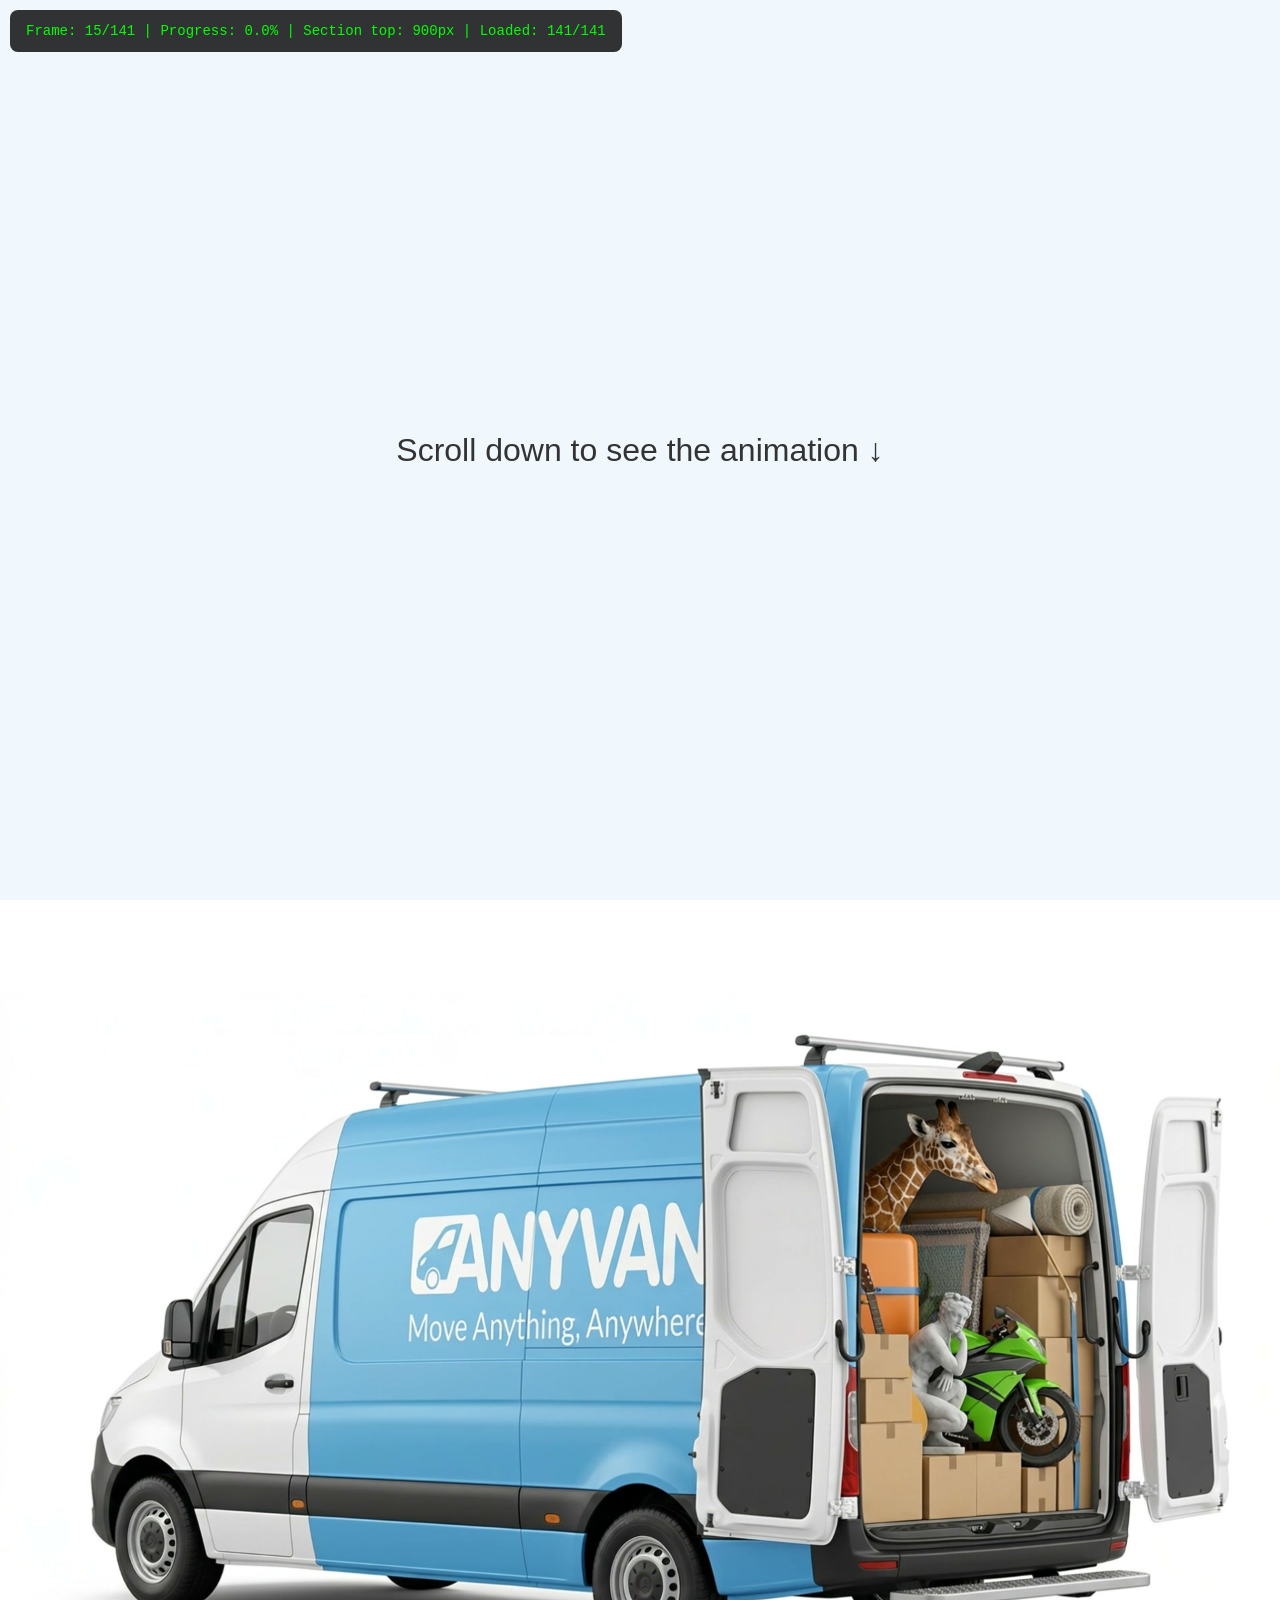
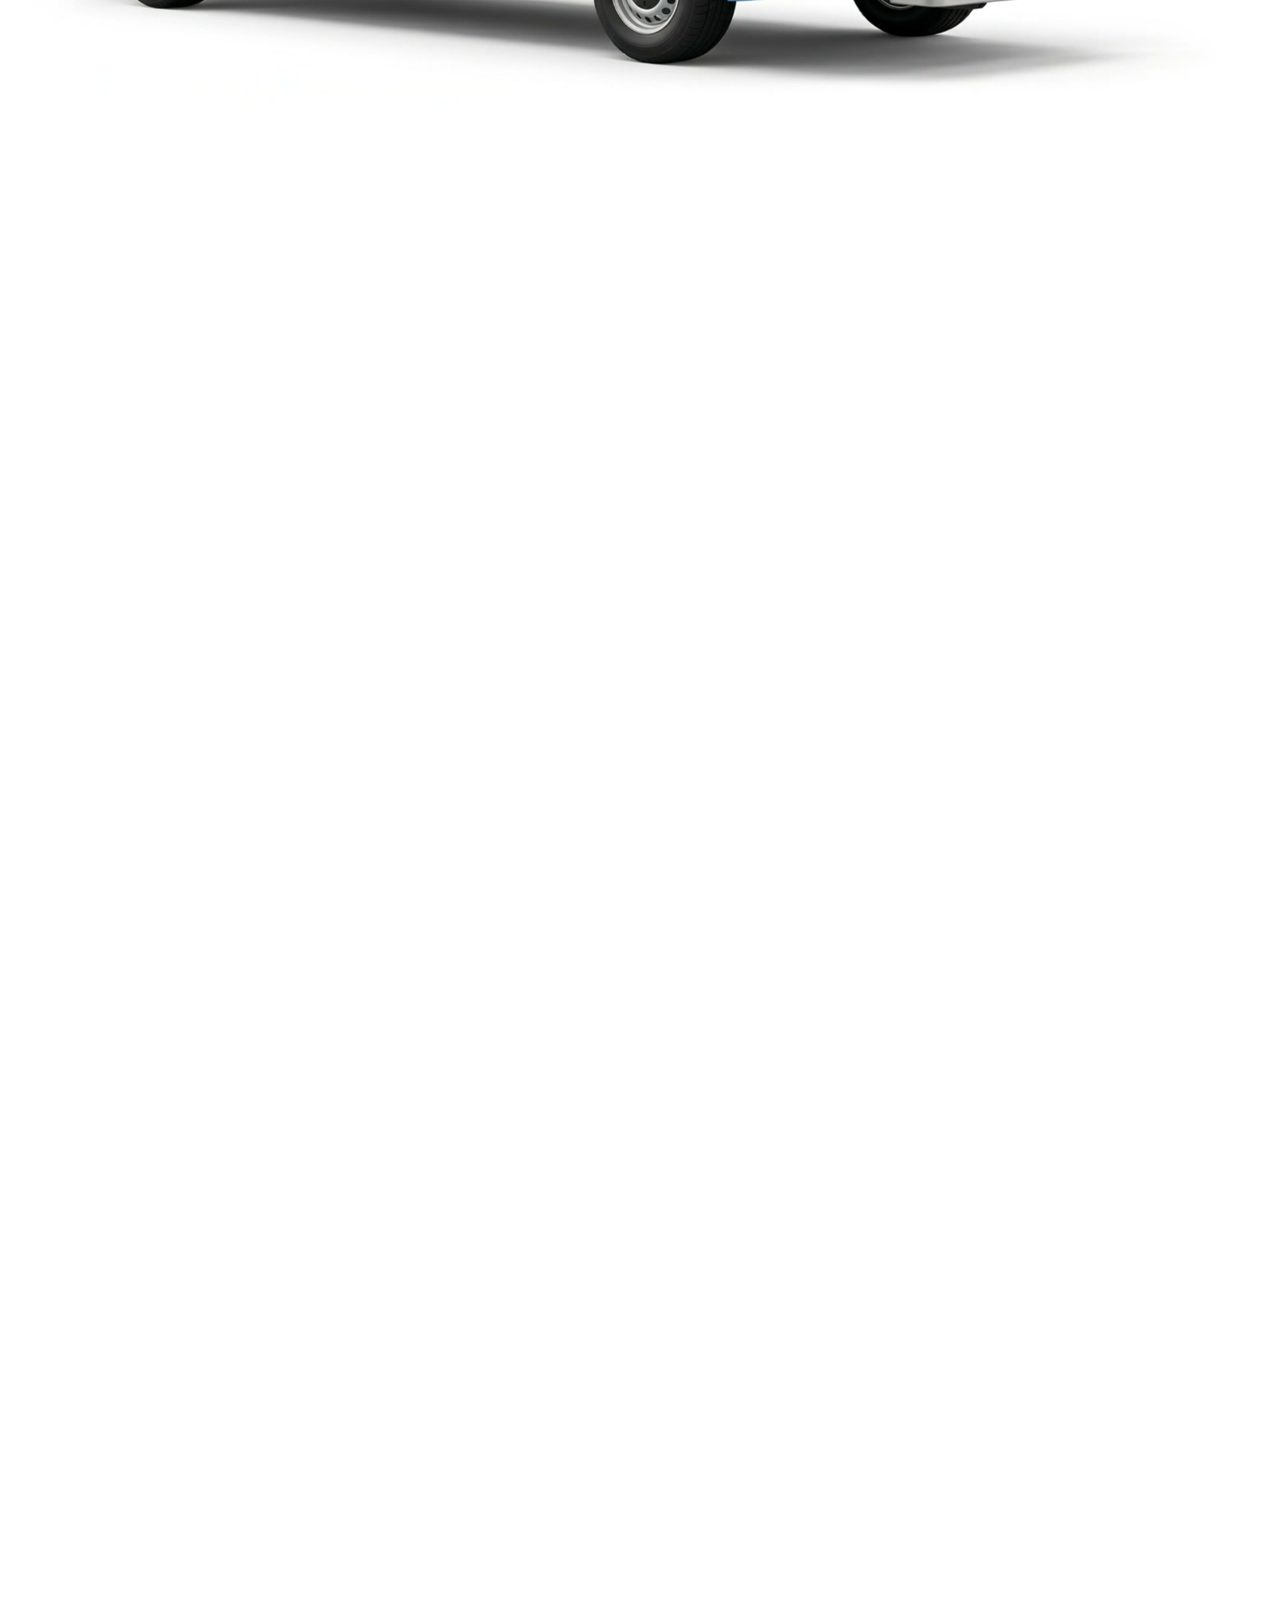
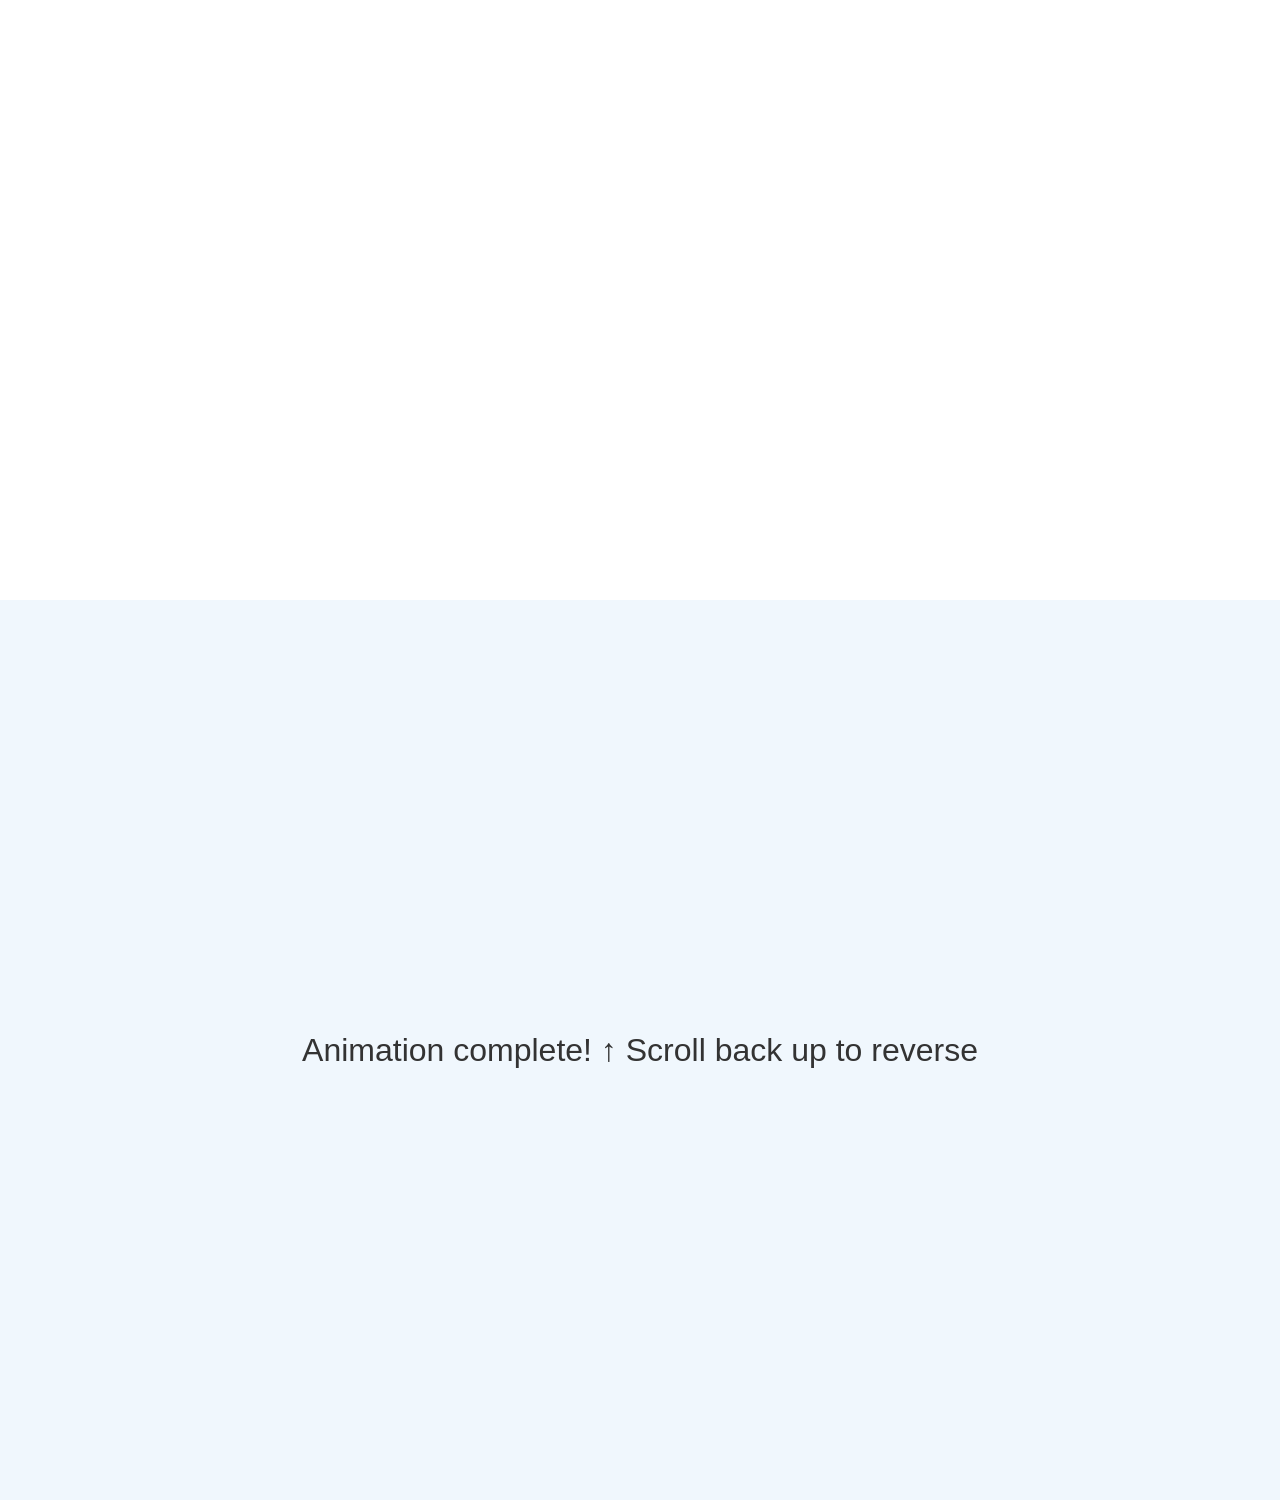
<file: test.html>
<!DOCTYPE html>
<html>
<head>
<meta charset="UTF-8">
<meta name="viewport" content="width=device-width, initial-scale=1.0">
<title>Scroll Animation Test</title>
<style>
* { margin: 0; padding: 0; box-sizing: border-box; }
body { background: #fff; font-family: sans-serif; }

/* Debug info fixed at top */
#debug {
  position: fixed; top: 10px; left: 10px; z-index: 9999;
  background: rgba(0,0,0,0.8); color: #0f0; padding: 10px 16px;
  font-family: monospace; font-size: 14px; border-radius: 8px;
  line-height: 1.6;
}

/* Hero placeholder */
.hero {
  height: 100vh; display: flex; align-items: center; justify-content: center;
  font-size: 2rem; color: #333; background: #f0f7fd;
}

/* THE SCROLL ANIMATION */
.scroll-section {
  position: relative;
  height: 500vh;
}
.scroll-section canvas {
  position: sticky;
  top: 0;
  width: 100vw;
  height: 100vh;
  display: block;
}

/* Content after */
.after {
  height: 100vh; display: flex; align-items: center; justify-content: center;
  font-size: 2rem; color: #333; background: #f0f7fd;
}
</style>
</head>
<body>

<div id="debug">Loading frames...</div>

<div class="hero">Scroll down to see the animation ↓</div>

<section class="scroll-section" id="section">
  <canvas id="canvas"></canvas>
</section>

<div class="after">Animation complete! ↑ Scroll back up to reverse</div>

<script>
const TOTAL = 141;
const canvas = document.getElementById('canvas');
const ctx = canvas.getContext('2d');
const section = document.getElementById('section');
const debug = document.getElementById('debug');
const frames = [];
let loaded = 0;
let targetFrame = 0;
let currentFrame = 0;
let lastDrawn = -1;
let animRunning = false;

// 1. Size canvas for retina
function sizeCanvas() {
  const dpr = window.devicePixelRatio || 1;
  canvas.width = window.innerWidth * dpr;
  canvas.height = window.innerHeight * dpr;
  canvas.style.width = window.innerWidth + 'px';
  canvas.style.height = window.innerHeight + 'px';
  ctx.setTransform(dpr, 0, 0, dpr, 0, 0);
  lastDrawn = -1;
}

// 2. Draw a single frame
function draw(idx) {
  idx = Math.max(0, Math.min(TOTAL - 1, Math.round(idx)));
  if (idx === lastDrawn) return;
  lastDrawn = idx;
  const img = frames[idx];
  if (!img || !img.naturalWidth) return;

  const w = window.innerWidth, h = window.innerHeight;
  ctx.fillStyle = '#fff';
  ctx.fillRect(0, 0, w, h);

  const s = Math.min(w / img.naturalWidth, h / img.naturalHeight);
  const dw = img.naturalWidth * s, dh = img.naturalHeight * s;
  ctx.drawImage(img, (w - dw) / 2, (h - dh) / 2, dw, dh);
}

// 3. Lerp animation loop
function tick() {
  currentFrame += (targetFrame - currentFrame) * 0.15;
  if (Math.abs(currentFrame - targetFrame) < 0.5) currentFrame = targetFrame;
  draw(currentFrame);

  // Update debug
  const rect = section.getBoundingClientRect();
  const progress = Math.max(0, Math.min(1, -rect.top / (rect.height - window.innerHeight)));
  debug.textContent =
    'Frame: ' + Math.round(currentFrame) + '/' + TOTAL +
    ' | Progress: ' + (progress * 100).toFixed(1) + '%' +
    ' | Section top: ' + Math.round(rect.top) + 'px' +
    ' | Loaded: ' + loaded + '/' + TOTAL;

  if (Math.abs(currentFrame - targetFrame) > 0.01) {
    requestAnimationFrame(tick);
  } else {
    animRunning = false;
  }
}

function startAnim() {
  if (!animRunning) { animRunning = true; requestAnimationFrame(tick); }
}

// 4. Scroll handler
function onScroll() {
  const rect = section.getBoundingClientRect();
  const progress = Math.max(0, Math.min(1, -rect.top / (rect.height - window.innerHeight)));
  targetFrame = progress * (TOTAL - 1);
  startAnim();
}

// 5. Preload
for (let i = 0; i < TOTAL; i++) {
  const img = new Image();
  img.onload = () => {
    loaded++;
    debug.textContent = 'Loading: ' + loaded + '/' + TOTAL;
    if (loaded === TOTAL) {
      debug.textContent = 'Ready! Scroll to animate.';
      sizeCanvas();
      draw(0);
      onScroll();
    }
  };
  img.onerror = () => {
    loaded++;
    debug.textContent = 'ERROR loading frame ' + (i+1) + ' (' + loaded + '/' + TOTAL + ')';
  };
  img.src = 'frames/frame_' + String(i + 1).padStart(4, '0') + '.jpg';
  frames[i] = img;
}

window.addEventListener('scroll', onScroll, { passive: true });
window.addEventListener('resize', () => { sizeCanvas(); lastDrawn = -1; draw(currentFrame); });
</script>
</body>
</html>
</file>
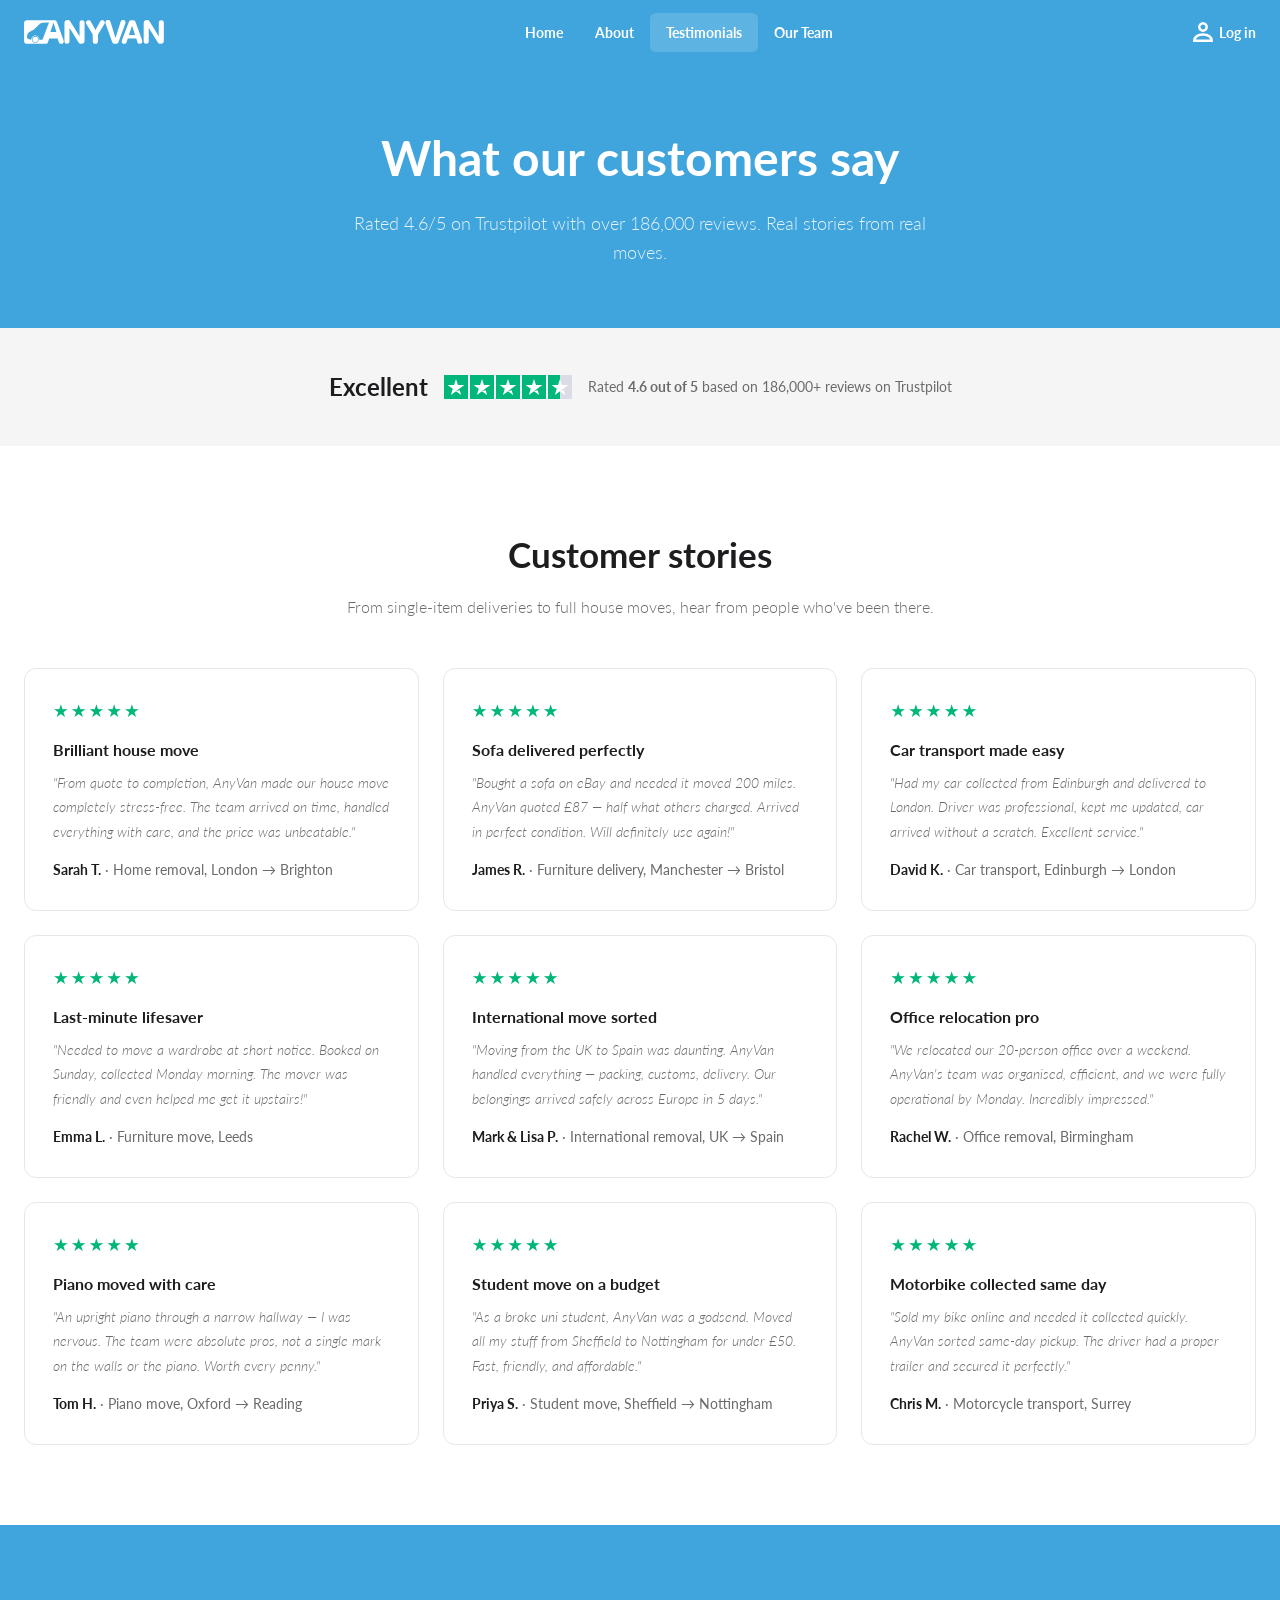
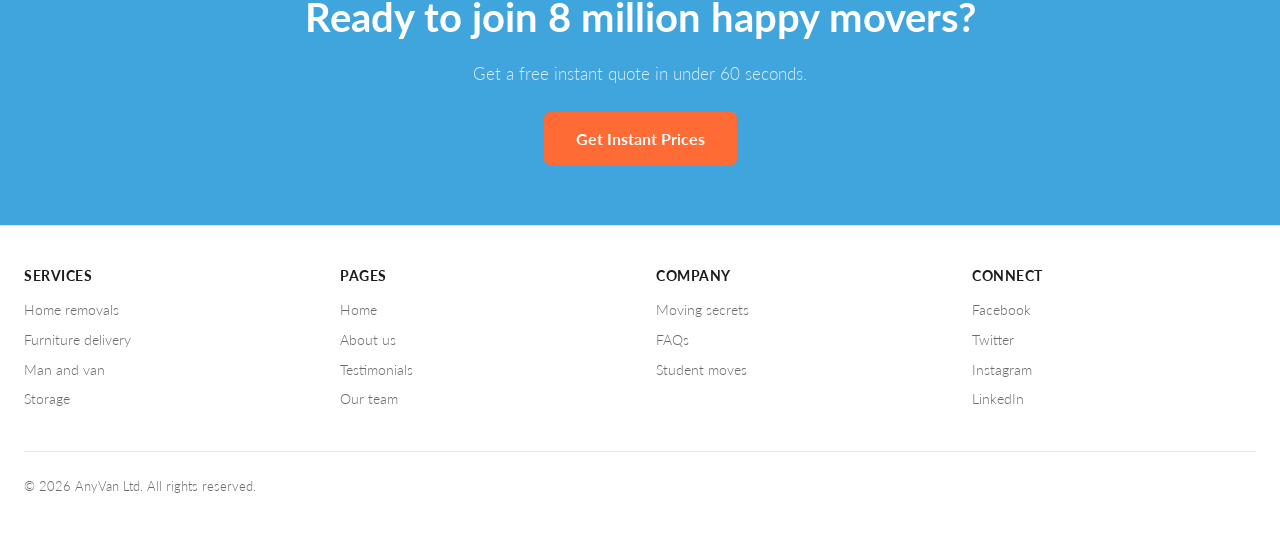
<file: testimonials.html>
<!DOCTYPE html>
<html lang="en">

<head>
    <meta charset="UTF-8">
    <meta name="viewport" content="width=device-width, initial-scale=1.0">
    <title>Customer Testimonials | AnyVan Reviews & Success Stories</title>
    <meta name="description"
        content="Read real reviews from AnyVan customers. Rated 4.6/5 on Trustpilot with 186,000+ reviews. See why millions trust AnyVan for removals and deliveries.">
    <meta property="og:title" content="Customer Testimonials | AnyVan Reviews">
    <meta property="og:description"
        content="Rated 4.6/5 on Trustpilot with 186,000+ reviews. Read real customer stories.">
    <meta property="og:type" content="website">
    <meta property="og:url" content="https://anyvan-website.vercel.app/testimonials.html">
    <meta name="twitter:card" content="summary_large_image">
    <link rel="canonical" href="https://anyvan-website.vercel.app/testimonials.html">
    <link rel="preconnect" href="https://fonts.googleapis.com">
    <link rel="preconnect" href="https://fonts.gstatic.com" crossorigin>
    <link href="https://fonts.googleapis.com/css2?family=Lato:wght@300;400;700&display=swap" rel="stylesheet">
    <link rel="icon" type="image/x-icon" href="https://www.anyvan.com/content-static/favicon.ico">
    <script type="application/ld+json">
{"@context":"https://schema.org","@type":"WebPage","name":"AnyVan Customer Testimonials","description":"Real reviews from AnyVan customers","publisher":{"@type":"Organization","name":"AnyVan","url":"https://www.anyvan.com"},"aggregateRating":{"@type":"AggregateRating","ratingValue":"4.6","bestRating":"5","ratingCount":"186000","reviewCount":"186000"}}
</script>
    <link rel="stylesheet" href="shared.css">
</head>

<body>
    <header class="nav-header" id="nav-header">
        <div class="nav-inner">
            <a href="index.html" class="nav-logo" aria-label="AnyVan Home"><svg viewBox="0 0 140 24">
                    <g stroke="none" fill-rule="evenodd" fill="white">
                        <path
                            d="M32.94,2.03C32.37.42 31.33.13 30.13.13H28.88c-.11 0-.22 0-.33.02H2.98C1.36.15.04 1.47.04 3.08V20.9c0 1.61 1.32 2.93 2.94 2.93h18.48v-.02h.06c1.25 0 1.97-.42 2.33-1.43l1.38-3.81h8.41l1.34 3.81c.39 1.01 1.21 1.43 2.35 1.43 1.34 0 2.44-1.03 2.44-2.31 0-.57-.31-1.49-.51-2l-6.32-17.5zM11.34 22.86c-1.86 0-3.38-1.5-3.38-3.37s1.48-3.37 3.38-3.37c1.86 0 3.38 1.5 3.38 3.37s-1.53 3.37-3.38 3.37zm7.15-3.11h-3.1s-.28-4.32-4.14-4.32-4.02 4.36-4.02 4.36h-.83s-2.41-.97-2.9-1.23c-.5-.27-.56-1.63-.56-1.63v-1.19h.42v-1.21c.2-2.56 6.5-4.87 6.5-4.87s5.29-5.2 6.12-5.94c1.78-1.56 9-1.21 9-1.21l-6.5 17.24zm7.86-7.78l3.09-9.18h.05l2.96 9.18h-6.1z" />
                        <ellipse cx="11.34" cy="19.49" rx="2.76" ry="2.75" />
                        <path
                            d="M58.08.13c-1.56 0-2.52.82-2.52 2.51v13.56h-.07L46.34 1.48C45.77.53 44.81.11 43.73.11c-2.22 0-3.29.9-3.29 3.04v18.14c0 1.69.96 2.51 2.52 2.51s2.52-.82 2.52-2.51V8.12h.05l9.08 14.29c.66 1.04 1.21 1.39 2.87 1.39 2.2 0 3.09-1.17 3.09-3.24V2.62c.04-1.67-.92-2.49-2.49-2.49z" />
                        <path
                            d="M78.27.13c-1.08 0-1.65.38-2.26 1.52L71.49 10l-4.56-8.35C66.4.64 65.81.13 64.58.13 63.57.13 61.93.73 61.93 2.51c0 .48.18.95.44 1.37l6.39 10.61v6.74c0 1.56 1.01 2.6 2.61 2.6s2.61-1.04 2.61-2.6v-6.74l6.39-10.61c.26-.42.44-.9.44-1.37.02-1.78-1.6-2.38-2.55-2.38z" />
                        <path
                            d="M101.49 2.45c0-1.74-1.34-2.33-2.65-2.33-1.21 0-1.97.73-2.44 2.29l-4.91 15.55h-.05l-4.72-15.55c-.48-1.56-1.25-2.29-2.65-2.29-1.3 0-2.65.57-2.65 2.33 0 .42.09.91.31 1.52l6.43 18.05c.53 1.48 1.56 1.81 3.18 1.81s2.65-.33 3.18-1.81l6.63-18.05c.24-.6.33-1.12.33-1.52z" />
                        <path
                            d="M111.56 2.03c-.57-1.61-1.62-1.9-2.81-1.9h-1.25c-1.27 0-2.09.42-2.55 1.59l-6.76 17.83c-.18.51-.51 1.43-.51 2 0 1.39 1 2.29 2.43 2.29 1.25 0 1.97-.42 2.33-1.43l1.38-3.81h8.41l1.34 3.81c.39 1.01 1.21 1.43 2.35 1.43 1.34 0 2.46-1.01 2.46-2.29 0-.57-.31-1.49-.52-2l-6.3-17.52zm-6.6 12.93l3.09-9.18h.05l2.96 9.18h-6.1z" />
                        <path
                            d="M137.32.13c-1.56 0-2.52.82-2.52 2.51v13.56h-.05L125.6 1.48c-.57-.95-1.53-1.37-2.61-1.37-2.22 0-3.29.9-3.29 3.04v18.14c0 1.69.96 2.51 2.52 2.51s2.52-.82 2.52-2.51V8.12h.05l9.08 14.29c.66 1.04 1.21 1.39 2.87 1.39 2.2 0 3.09-1.17 3.09-3.24V2.62c.02-1.67-.94-2.49-2.5-2.49z" />
                    </g>
                </svg></a>
            <nav class="nav-links"><a href="index.html">Home</a><a href="about.html">About</a><a
                    href="testimonials.html" class="active">Testimonials</a><a href="team.html">Our Team</a></nav>
            <div class="nav-right">
                <a href="tel:" class="login-link"><svg viewBox="0 0 22 22" fill="currentColor">
                        <path
                            d="M14.83 9.41Q13.23 11 11 11T7.17 9.41Q5.58 7.81 5.58 5.58q0-2.23 1.59-3.83Q8.77.09 11 .09q2.23 0 3.83 1.66 1.59 1.59 1.59 3.83 0 2.23-1.59 3.83M11 2.83q-1.08 0-1.91.83-.83.76-.83 1.91 0 .72.83 1.91.83.77 1.91.77 1.15 0 1.91-.77.83-.83.83-1.91 0-.77-.83-1.91-.77-.83-1.91-.83M21.91 21.91H.09v-1.4q0-3.58 3.06-5.87Q6.22 12.34 11 12.34q4.85 0 7.85 2.3 3.06 2.3 3.06 5.87zM3.02 19.17h15.95q-.64-1.85-2.81-2.94-2.1-1.15-5.17-1.15-3.06 0-5.23 1.15-2.11 1.08-2.74 2.94z" />
                    </svg><span>Log in</span></a>
                <button class="nav-burger" aria-label="Menu"
                    onclick="document.getElementById('mobile-nav').classList.toggle('open')"><svg viewBox="0 0 24 23">
                        <path d="M0 0h24v5H0zM0 9h24v5H0zM0 18h24v5H0z" />
                    </svg></button>
            </div>
        </div>
    </header>
    <div class="mobile-nav" id="mobile-nav"><a href="index.html">Home</a><a href="about.html">About</a><a
            href="testimonials.html" class="active">Testimonials</a><a href="team.html">Our Team</a></div>

    <section class="page-hero">
        <h1>What our customers say</h1>
        <p>Rated 4.6/5 on Trustpilot with over 186,000 reviews. Real stories from real moves.</p>
    </section>

    <section class="tp-bar">
        <div class="tp-bar-inner">
            <h3>Excellent</h3>
            <svg width="128" height="24" viewBox="0 0 512 96">
                <style>
                    .st0 {
                        fill: #00b67a
                    }

                    .st2 {
                        fill: #fff
                    }
                </style>
                <path class="st0" d="M0 0h96v96H0z" />
                <path class="st0" d="M104 0h96v96h-96zM208 0h96v96h-96zM312 0h96v96h-96z" />
                <path style="fill:#dcdce6" d="M464 0h48v96h-48" />
                <path class="st0" d="M416 0h48v96h-48" />
                <path class="st2"
                    d="M48 64.7l14.6-3.7 6.1 18.8L48 64.7zm33.6-24.3H55.9L48 16.2l-7.9 24.2H14.4l20.8 15-7.9 24.2 20.8-15 12.8-9.2 20.7-15z" />
                <path class="st2"
                    d="m152 64.7 14.6-3.7 6.1 18.8L152 64.7zm33.6-24.3h-25.7L152 16.2l-7.9 24.2h-25.7l20.8 15-7.9 24.2 20.8-15 12.8-9.2 20.7-15zM256 64.7l14.6-3.7 6.1 18.8L256 64.7zm33.6-24.3h-25.7L256 16.2l-7.9 24.2h-25.7l20.8 15-7.9 24.2 20.8-15 12.8-9.2 20.7-15zM360 64.7l14.6-3.7 6.1 18.8L360 64.7zm33.6-24.3h-25.7L360 16.2l-7.9 24.2h-25.7l20.8 15-7.9 24.2 20.8-15 12.8-9.2 20.7-15zM464 64.7l14.6-3.7 6.1 18.8L464 64.7zm33.6-24.3h-25.7L464 16.2l-7.9 24.2h-25.7l20.8 15-7.9 24.2 20.8-15 12.8-9.2 20.7-15z" />
            </svg>
            <p>Rated <strong>4.6 out of 5</strong> based on 186,000+ reviews on Trustpilot</p>
        </div>
    </section>

    <section class="reviews-section">
        <div class="reviews-inner">
            <h2>Customer stories</h2>
            <p class="sub">From single-item deliveries to full house moves, hear from people who've been there.</p>
            <div class="reviews-grid">
                <div class="review-card">
                    <div class="review-stars">★★★★★</div>
                    <h3>Brilliant house move</h3>
                    <blockquote>"From quote to completion, AnyVan made our house move completely stress-free. The team
                        arrived on time, handled everything with care, and the price was unbeatable."</blockquote>
                    <div class="review-meta"><strong>Sarah T.</strong> · Home removal, London → Brighton</div>
                </div>
                <div class="review-card">
                    <div class="review-stars">★★★★★</div>
                    <h3>Sofa delivered perfectly</h3>
                    <blockquote>"Bought a sofa on eBay and needed it moved 200 miles. AnyVan quoted £87 — half what
                        others charged. Arrived in perfect condition. Will definitely use again!"</blockquote>
                    <div class="review-meta"><strong>James R.</strong> · Furniture delivery, Manchester → Bristol</div>
                </div>
                <div class="review-card">
                    <div class="review-stars">★★★★★</div>
                    <h3>Car transport made easy</h3>
                    <blockquote>"Had my car collected from Edinburgh and delivered to London. Driver was professional,
                        kept me updated, car arrived without a scratch. Excellent service."</blockquote>
                    <div class="review-meta"><strong>David K.</strong> · Car transport, Edinburgh → London</div>
                </div>
                <div class="review-card">
                    <div class="review-stars">★★★★★</div>
                    <h3>Last-minute lifesaver</h3>
                    <blockquote>"Needed to move a wardrobe at short notice. Booked on Sunday, collected Monday morning.
                        The mover was friendly and even helped me get it upstairs!"</blockquote>
                    <div class="review-meta"><strong>Emma L.</strong> · Furniture move, Leeds</div>
                </div>
                <div class="review-card">
                    <div class="review-stars">★★★★★</div>
                    <h3>International move sorted</h3>
                    <blockquote>"Moving from the UK to Spain was daunting. AnyVan handled everything — packing, customs,
                        delivery. Our belongings arrived safely across Europe in 5 days."</blockquote>
                    <div class="review-meta"><strong>Mark & Lisa P.</strong> · International removal, UK → Spain</div>
                </div>
                <div class="review-card">
                    <div class="review-stars">★★★★★</div>
                    <h3>Office relocation pro</h3>
                    <blockquote>"We relocated our 20-person office over a weekend. AnyVan's team was organised,
                        efficient, and we were fully operational by Monday. Incredibly impressed."</blockquote>
                    <div class="review-meta"><strong>Rachel W.</strong> · Office removal, Birmingham</div>
                </div>
                <div class="review-card">
                    <div class="review-stars">★★★★★</div>
                    <h3>Piano moved with care</h3>
                    <blockquote>"An upright piano through a narrow hallway — I was nervous. The team were absolute pros,
                        not a single mark on the walls or the piano. Worth every penny."</blockquote>
                    <div class="review-meta"><strong>Tom H.</strong> · Piano move, Oxford → Reading</div>
                </div>
                <div class="review-card">
                    <div class="review-stars">★★★★★</div>
                    <h3>Student move on a budget</h3>
                    <blockquote>"As a broke uni student, AnyVan was a godsend. Moved all my stuff from Sheffield to
                        Nottingham for under £50. Fast, friendly, and affordable."</blockquote>
                    <div class="review-meta"><strong>Priya S.</strong> · Student move, Sheffield → Nottingham</div>
                </div>
                <div class="review-card">
                    <div class="review-stars">★★★★★</div>
                    <h3>Motorbike collected same day</h3>
                    <blockquote>"Sold my bike online and needed it collected quickly. AnyVan sorted same-day pickup. The
                        driver had a proper trailer and secured it perfectly."</blockquote>
                    <div class="review-meta"><strong>Chris M.</strong> · Motorcycle transport, Surrey</div>
                </div>
            </div>
        </div>
    </section>

    <section class="cta-banner">
        <h2>Ready to join 8 million happy movers?</h2>
        <p>Get a free instant quote in under 60 seconds.</p><a href="https://www.anyvan.com/categories"
            class="btn-cta">Get Instant Prices</a>
    </section>

    <footer class="footer">
        <div class="footer-inner">
            <div class="footer-cols">
                <div class="footer-col">
                    <h4>Services</h4><a href="https://www.anyvan.com/removals/home-removals">Home removals</a><a
                        href="https://www.anyvan.com/courier-services/furniture-couriers">Furniture delivery</a><a
                        href="https://www.anyvan.com/man-and-van">Man and van</a><a
                        href="https://www.anyvan.com/storage">Storage</a>
                </div>
                <div class="footer-col">
                    <h4>Pages</h4><a href="index.html">Home</a><a href="about.html">About us</a><a
                        href="testimonials.html">Testimonials</a><a href="team.html">Our team</a>
                </div>
                <div class="footer-col">
                    <h4>Company</h4><a href="https://www.anyvan.com/removals/advice">Moving secrets</a><a
                        href="https://www.anyvan.com/faqs/customer">FAQs</a><a
                        href="https://www.anyvan.com/removals/student-movers">Student moves</a>
                </div>
                <div class="footer-col">
                    <h4>Connect</h4><a href="https://www.facebook.com/AnyVanUK">Facebook</a><a
                        href="https://twitter.com/anyvan">Twitter</a><a
                        href="https://www.instagram.com/weareanyvan/">Instagram</a><a
                        href="https://www.linkedin.com/company/anyvan/">LinkedIn</a>
                </div>
            </div>
            <div class="footer-bottom">
                <p>&copy; 2026 AnyVan Ltd. All rights reserved.</p>
            </div>
        </div>
    </footer>
    <script>window.addEventListener('scroll', () => { document.getElementById('nav-header').classList.toggle('scrolled', window.scrollY > 10) }, { passive: true });</script>
</body>

</html>
</file>
<file: shared.css>
*,*::before,*::after{margin:0;padding:0;box-sizing:border-box}
:root{
  --blue-primary:#41a5dd;
  --blue-dark:#2e8bc0;
  --blue-deeper:#1b6fa0;
  --cta-primary:#ff6b35;
  --cta-hover:#e85a2a;
  --green:#00b67a;
  --bg:#f5f5f5;
  --text:#1d1d1f;
  --text-secondary:#6b6b6b;
  --card-border:#e5e7eb;
  --radius:12px;
}
::selection{background:var(--blue-primary);color:#fff}
html{scroll-behavior:smooth}
body{font-family:'Lato',system-ui,-apple-system,sans-serif;background:#fff;color:var(--text);line-height:1.6;overflow-x:hidden}
a{text-decoration:none;color:inherit}

/* NAV */
.nav-header{position:fixed;top:0;left:0;right:0;z-index:9000;background:var(--blue-primary);height:65px;display:flex;align-items:center;justify-content:center;transition:box-shadow .3s}
.nav-header.scrolled{box-shadow:0 2px 20px rgba(0,0,0,0.15)}
.nav-inner{width:100%;max-width:1320px;padding:0 24px;display:flex;align-items:center;justify-content:space-between}
.nav-logo svg{width:140px;height:24px;display:block}
.nav-links{display:flex;align-items:center;gap:0}
.nav-links a{color:#fff;font-weight:700;font-size:.9rem;padding:8px 16px;border-radius:6px;transition:background .2s}
.nav-links a:hover,.nav-links a.active{background:rgba(255,255,255,0.15)}
.nav-right{display:flex;align-items:center;gap:16px}
.nav-right .login-link{color:#fff;font-weight:700;font-size:.9rem;display:flex;align-items:center;gap:6px}
.nav-right .login-link svg{width:20px;height:20px}
.nav-burger{display:none;background:none;border:none;cursor:pointer;padding:4px}
.nav-burger svg{width:24px;height:24px;fill:#fff}
.mobile-nav{display:none;position:fixed;top:65px;left:0;right:0;background:var(--blue-dark);z-index:8998;padding:16px 24px;flex-direction:column;gap:4px;box-shadow:0 8px 30px rgba(0,0,0,0.2)}
.mobile-nav.open{display:flex}
.mobile-nav a{color:#fff;font-weight:700;font-size:1rem;padding:12px 16px;border-radius:6px;transition:background .2s}
.mobile-nav a:hover,.mobile-nav a.active{background:rgba(255,255,255,0.15)}

/* PAGE HERO */
.page-hero{background:var(--blue-primary);padding:120px 24px 60px;text-align:center}
.page-hero h1{font-size:clamp(2rem,5vw,3rem);font-weight:700;color:#fff;margin-bottom:12px}
.page-hero p{font-size:clamp(1rem,2vw,1.15rem);color:rgba(255,255,255,0.85);font-weight:300;max-width:600px;margin:0 auto}

/* STORY / 2-COL */
.story{padding:80px 24px;background:#fff}
.story-inner{max-width:1320px;margin:0 auto;display:grid;grid-template-columns:1fr 1fr;gap:60px;align-items:center}
.story-image img{width:100%;border-radius:var(--radius);display:block}
.story-content h2{font-size:clamp(1.5rem,3.5vw,2rem);font-weight:700;margin-bottom:16px}
.story-content p{font-size:.95rem;color:var(--text-secondary);font-weight:300;line-height:1.8;margin-bottom:16px}

/* STATS */
.stats{padding:60px 24px;background:var(--bg)}
.stats-inner{max-width:1320px;margin:0 auto;display:grid;grid-template-columns:repeat(4,1fr);gap:32px;text-align:center}
.stat-item h3{font-size:clamp(2rem,4vw,2.8rem);font-weight:700;color:var(--blue-primary);margin-bottom:4px}
.stat-item p{font-size:.9rem;color:var(--text-secondary);font-weight:300}

/* MISSION / VALUES */
.mission{padding:80px 24px;background:#fff}
.mission-inner{max-width:1320px;margin:0 auto;text-align:center}
.mission-inner h2{font-size:clamp(1.5rem,3.5vw,2.2rem);font-weight:700;margin-bottom:16px}
.mission-inner .sub{font-size:1rem;color:var(--text-secondary);font-weight:300;max-width:700px;margin:0 auto 48px}
.values-grid{display:grid;grid-template-columns:repeat(3,1fr);gap:24px;text-align:left}
.value-card{background:#fff;border:1px solid var(--card-border);border-radius:var(--radius);padding:32px;transition:transform .3s,box-shadow .3s}
.value-card:hover{transform:translateY(-4px);box-shadow:0 12px 40px rgba(0,0,0,0.08)}
.value-card .icon{width:48px;height:48px;background:var(--blue-primary);border-radius:10px;display:flex;align-items:center;justify-content:center;margin-bottom:16px}
.value-card .icon svg{width:24px;height:24px}
.value-card h3{font-size:1.1rem;font-weight:700;margin-bottom:8px}
.value-card p{font-size:.9rem;color:var(--text-secondary);font-weight:300;line-height:1.7}

/* HOW IT WORKS */
.how-it-works{padding:80px 24px;background:var(--bg)}
.how-inner{max-width:1320px;margin:0 auto;text-align:center}
.how-inner h2{font-size:clamp(1.5rem,3.5vw,2.2rem);font-weight:700;margin-bottom:48px}
.steps-grid{display:grid;grid-template-columns:repeat(3,1fr);gap:32px}
.step-card{text-align:center}
.step-number{width:56px;height:56px;background:var(--cta-primary);border-radius:50%;display:flex;align-items:center;justify-content:center;margin:0 auto 20px;color:#fff;font-size:1.4rem;font-weight:700}
.step-card h3{font-size:1.1rem;font-weight:700;margin-bottom:8px}
.step-card p{font-size:.9rem;color:var(--text-secondary);font-weight:300;line-height:1.7}

/* TESTIMONIALS GRID */
.reviews-section{padding:80px 24px;background:#fff}
.reviews-inner{max-width:1320px;margin:0 auto}
.reviews-inner h2{font-size:clamp(1.5rem,3.5vw,2.2rem);font-weight:700;text-align:center;margin-bottom:12px}
.reviews-inner>.sub{text-align:center;font-size:1rem;color:var(--text-secondary);font-weight:300;margin-bottom:48px}
.reviews-grid{display:grid;grid-template-columns:repeat(3,1fr);gap:24px}
.review-card{background:#fff;border:1px solid var(--card-border);border-radius:var(--radius);padding:28px;transition:transform .3s,box-shadow .3s}
.review-card:hover{transform:translateY(-4px);box-shadow:0 12px 40px rgba(0,0,0,0.08)}
.review-stars{color:var(--green);font-size:1.1rem;margin-bottom:12px;letter-spacing:2px}
.review-card h3{font-size:1rem;font-weight:700;margin-bottom:8px}
.review-card blockquote{font-size:.9rem;color:var(--text-secondary);font-weight:300;line-height:1.7;font-style:italic;margin-bottom:16px}
.review-meta{font-size:.85rem;color:var(--text-secondary)}
.review-meta strong{color:var(--text);font-weight:700}

/* TRUSTPILOT BAR */
.tp-bar{padding:40px 24px;background:var(--bg);text-align:center}
.tp-bar-inner{max-width:1320px;margin:0 auto;display:flex;align-items:center;justify-content:center;gap:16px;flex-wrap:wrap}
.tp-bar h3{font-size:1.5rem;font-weight:700}
.tp-bar p{font-size:.9rem;color:var(--text-secondary)}

/* TEAM */
.team-section{padding:80px 24px;background:#fff}
.team-inner{max-width:1320px;margin:0 auto}
.team-inner h2{font-size:clamp(1.5rem,3.5vw,2.2rem);font-weight:700;text-align:center;margin-bottom:12px}
.team-inner>.sub{text-align:center;font-size:1rem;color:var(--text-secondary);font-weight:300;margin-bottom:48px}
.team-grid{display:grid;grid-template-columns:repeat(4,1fr);gap:24px}
.team-card{background:#fff;border:1px solid var(--card-border);border-radius:var(--radius);overflow:hidden;text-align:center;transition:transform .3s,box-shadow .3s}
.team-card:hover{transform:translateY(-4px);box-shadow:0 12px 40px rgba(0,0,0,0.08)}
.team-card .avatar{width:100%;aspect-ratio:1;background:var(--bg);display:flex;align-items:center;justify-content:center;font-size:3rem;color:var(--blue-primary);font-weight:700}
.team-card .team-info{padding:20px}
.team-card h3{font-size:1rem;font-weight:700;margin-bottom:4px}
.team-card p{font-size:.85rem;color:var(--text-secondary);font-weight:300}

/* CULTURE */
.culture{padding:80px 24px;background:var(--bg)}
.culture-inner{max-width:1320px;margin:0 auto;display:grid;grid-template-columns:1fr 1fr;gap:60px;align-items:center}
.culture-content h2{font-size:clamp(1.5rem,3.5vw,2rem);font-weight:700;margin-bottom:16px}
.culture-content p{font-size:.95rem;color:var(--text-secondary);font-weight:300;line-height:1.8;margin-bottom:16px}
.culture-image img{width:100%;border-radius:var(--radius);display:block}

/* CTA */
.cta-banner{background:var(--blue-primary);padding:60px 24px;text-align:center}
.cta-banner h2{color:#fff;font-size:clamp(1.5rem,4vw,2.5rem);font-weight:700;margin-bottom:12px}
.cta-banner p{color:rgba(255,255,255,0.8);font-size:1.05rem;font-weight:300;margin-bottom:24px;max-width:500px;margin-left:auto;margin-right:auto}
.btn-cta{display:inline-flex;align-items:center;justify-content:center;background:var(--cta-primary);color:#fff;border:none;padding:14px 32px;border-radius:6px;font-weight:700;font-size:1rem;cursor:pointer;font-family:inherit;transition:background .2s,transform .15s}
.btn-cta:hover{background:var(--cta-hover);transform:translateY(-1px)}

/* FOOTER */
.footer{background:#fff;border-top:1px solid var(--card-border)}
.footer-inner{max-width:1320px;margin:0 auto;padding:40px 24px}
.footer-cols{display:grid;grid-template-columns:repeat(4,1fr);gap:32px;margin-bottom:32px}
.footer-col h4{font-size:.85rem;font-weight:700;margin-bottom:12px;text-transform:uppercase;letter-spacing:.5px}
.footer-col a{display:block;font-size:.85rem;color:var(--text-secondary);font-weight:300;margin-bottom:8px;transition:color .2s}
.footer-col a:hover{color:var(--blue-primary)}
.footer-bottom{border-top:1px solid var(--card-border);padding-top:24px;display:flex;align-items:center;justify-content:space-between;flex-wrap:wrap;gap:16px}
.footer-bottom p{font-size:.8rem;color:var(--text-secondary);font-weight:300}

/* RESPONSIVE */
@media(max-width:1024px){
  .story-inner,.culture-inner{grid-template-columns:1fr}
  .story-image,.culture-image{order:-1}
  .stats-inner{grid-template-columns:repeat(2,1fr)}
  .values-grid{grid-template-columns:1fr 1fr}
  .steps-grid{grid-template-columns:1fr}
  .reviews-grid{grid-template-columns:1fr 1fr}
  .team-grid{grid-template-columns:repeat(3,1fr)}
  .footer-cols{grid-template-columns:repeat(2,1fr)}
}
@media(max-width:768px){
  .nav-links{display:none}
  .nav-burger{display:block}
  .nav-right .login-link span{display:none}
  .page-hero{padding:100px 24px 50px}
  .values-grid,.reviews-grid{grid-template-columns:1fr}
  .team-grid{grid-template-columns:repeat(2,1fr)}
  .footer-cols{grid-template-columns:1fr 1fr}
}
@media(max-width:480px){
  .stats-inner,.team-grid{grid-template-columns:1fr}
  .footer-cols{grid-template-columns:1fr}
}
</file>
